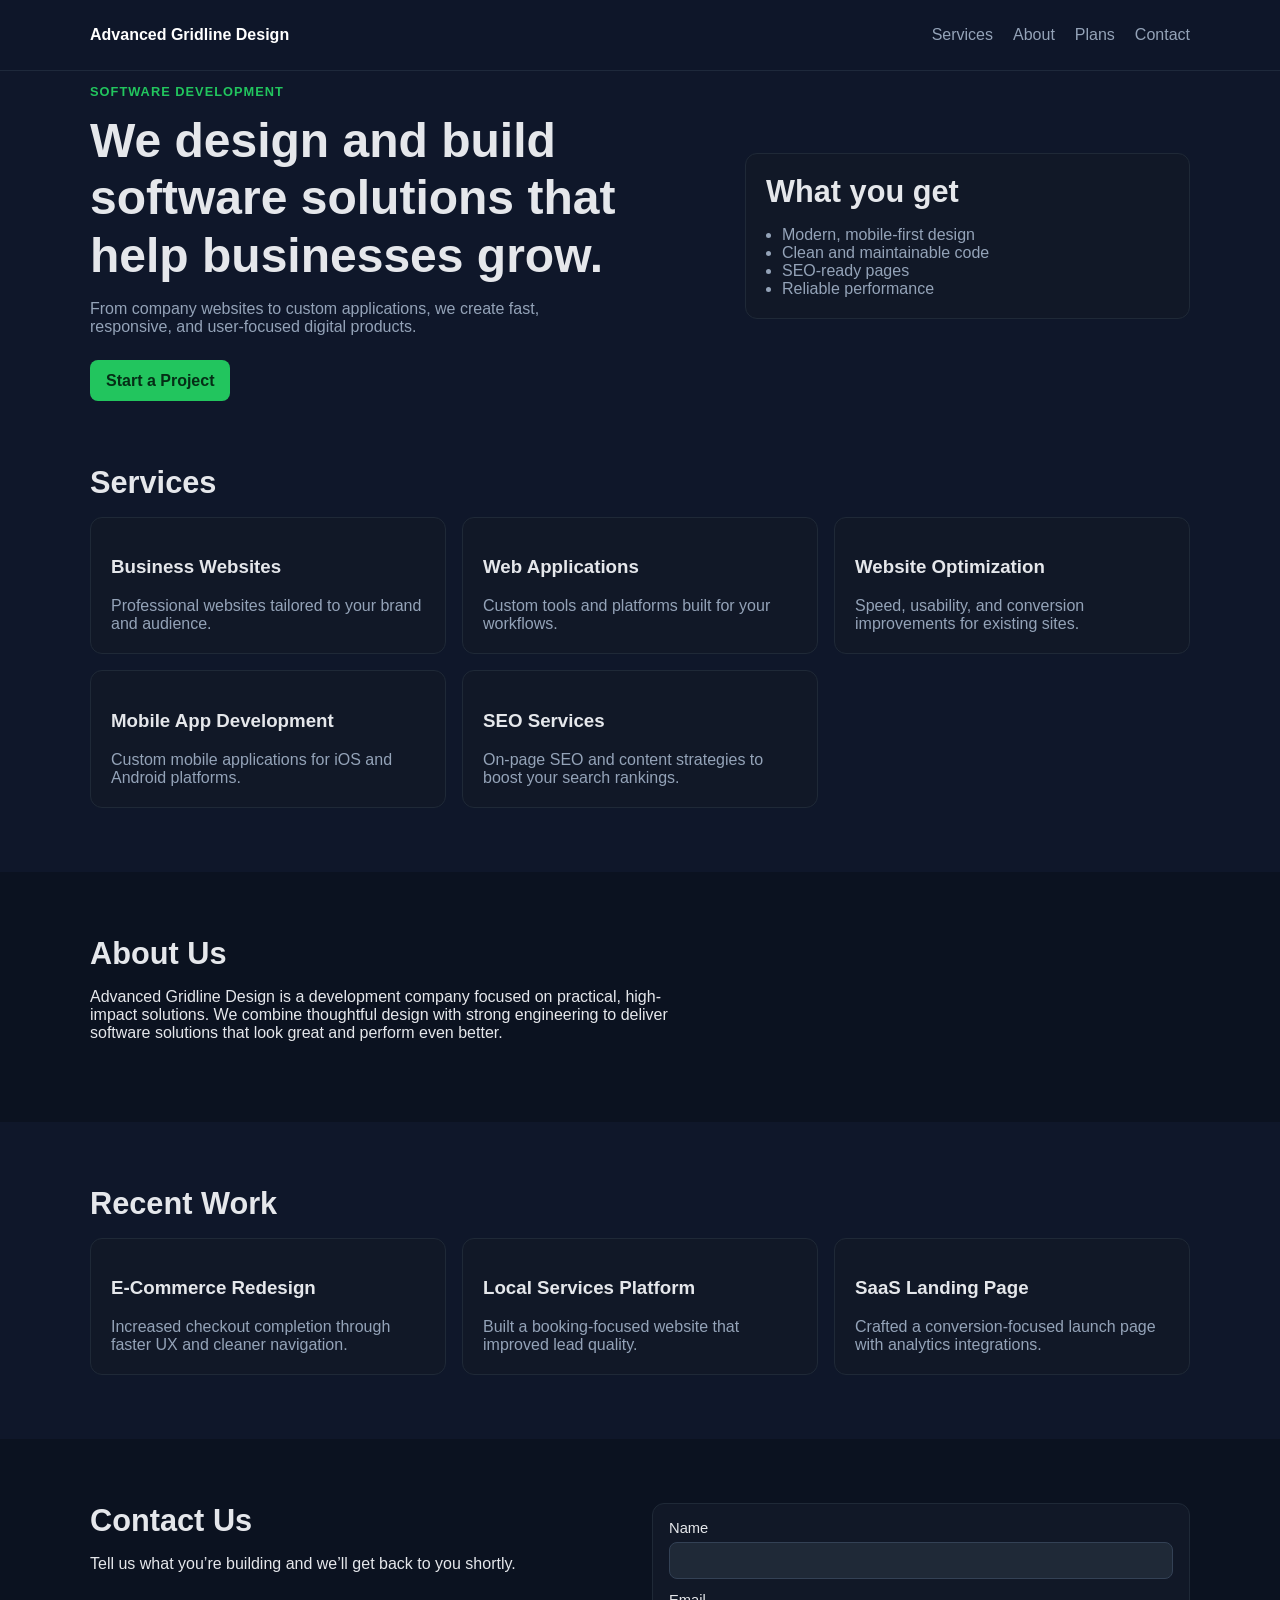
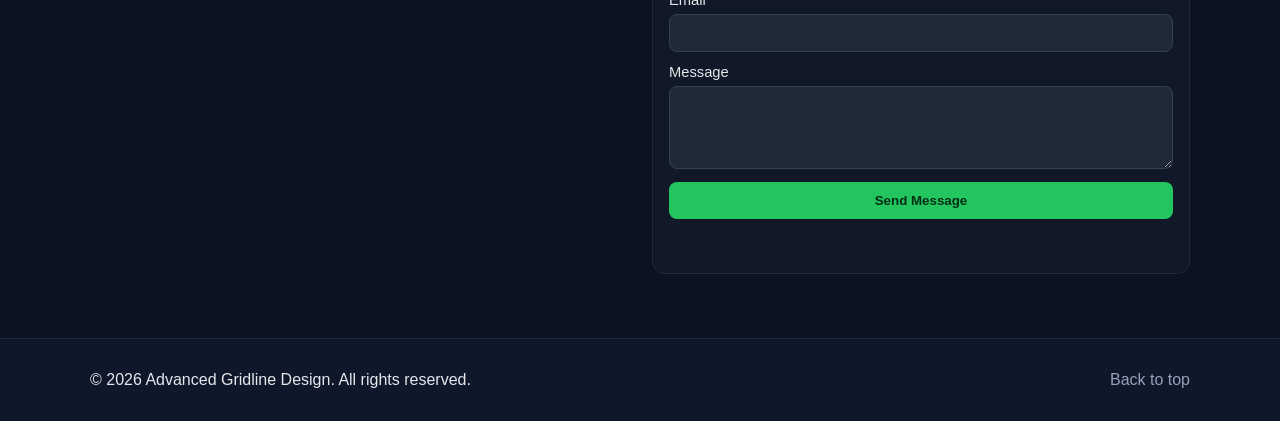
<file: index.html>
<!doctype html>
<html lang="en">
  <head>
    <meta charset="UTF-8" />
    <meta name="viewport" content="width=device-width, initial-scale=1.0" />
    <title>Advanced Gridline Design | Software Development</title>
    <meta
      name="description"
      content="Advanced Gridline Design builds fast, modern, and scalable applications for growing businesses."
    />
    <link rel="stylesheet" href="styles.css" />
  </head>
  <body>
    <header class="site-header">
      <div class="container nav-wrap">
        <a href="#home" class="logo">Advanced Gridline Design</a>
        <nav>
          <ul class="nav-links">
            <li><a href="services.html">Services</a></li>
            <li><a href="about.html">About</a></li>
            <li><a href="plans.html">Plans</a></li>
            <li><a href="contact.html">Contact</a></li>
          </ul>
        </nav>
      </div>
    </header>

    <main>
      <section id="home" class="hero">
        <div class="container hero-grid">
          <div>
            <p class="eyebrow">Software Development</p>
            <h1>We design and build software solutions that help businesses grow.</h1>
            <p class="lead">
              From company websites to custom applications, we create fast,
              responsive, and user-focused digital products.
            </p>
            <div class="hero-actions">
              <a href="#contact" class="btn btn-primary">Start a Project</a>
            </div>
          </div>
          <div class="hero-card">
            <h2>What you get</h2>
            <ul>
              <li>Modern, mobile-first design</li>
              <li>Clean and maintainable code</li>
              <li>SEO-ready pages</li>
              <li>Reliable performance</li>
            </ul>
          </div>
        </div>
      </section>

      <section id="services" class="section">
        <div class="container">
          <h2>Services</h2>
          <div class="cards">
            <article class="card">
              <h3>Business Websites</h3>
              <p>Professional websites tailored to your brand and audience.</p>
            </article>
            <article class="card">
              <h3>Web Applications</h3>
              <p>Custom tools and platforms built for your workflows.</p>
            </article>
            <article class="card">
              <h3>Website Optimization</h3>
              <p>
                Speed, usability, and conversion improvements for existing
                sites.
              </p>
            </article>
            <article class="card">
              <h3>Mobile App Development</h3>
              <p>
                Custom mobile applications for iOS and Android platforms.
              </p>
            </article>
            <article class="card">
              <h3>SEO Services</h3>
              <p>
                On-page SEO and content strategies to boost your search
                rankings.
              </p>
          </div>
        </div>
      </section>

      <section id="about" class="section section-muted">
        <div class="container two-col">
          <div>
            <h2>About Us</h2>
            <p>
              Advanced Gridline Design is a development company focused on
              practical, high-impact solutions. We combine thoughtful design
              with strong engineering to deliver software solutions that look great and
              perform even better.
            </p>
          </div>
        </div>
      </section>

      <section id="work" class="section">
        <div class="container">
          <h2>Recent Work</h2>
          <div class="cards">
            <article class="card">
              <h3>E‑Commerce Redesign</h3>
              <p>
                Increased checkout completion through faster UX and cleaner
                navigation.
              </p>
            </article>
            <article class="card">
              <h3>Local Services Platform</h3>
              <p>Built a booking-focused website that improved lead quality.</p>
            </article>
            <article class="card">
              <h3>SaaS Landing Page</h3>
              <p>
                Crafted a conversion-focused launch page with analytics
                integrations.
              </p>
            </article>
          </div>
        </div>
      </section>

      <section id="contact" class="section section-muted">
        <div class="container contact-wrap">
          <div>
            <h2>Contact Us</h2>
            <p>
              Tell us what you’re building and we’ll get back to you shortly.
            </p>
          </div>
          <form id="contactForm" class="contact-form">
            <label>
              Name
              <input type="text" name="name" aria-label="Name" required />
            </label>
            <label>
              Email
              <input type="email" name="email" aria-label="Email" required />
            </label>
            <label>
              Message
              <textarea
                name="message"
                rows="4"
                aria-label="Message"
                required
              ></textarea>
            </label>
            <button type="submit" class="btn btn-primary">Send Message</button>
            <p id="formMessage" class="form-message" aria-live="polite"></p>
          </form>
        </div>
      </section>
    </main>

    <footer class="site-footer">
      <div class="container footer-wrap">
        <p>
          © <span id="year"></span> Advanced Gridline Design. All rights
          reserved.
        </p>
        <a href="#home">Back to top</a>
      </div>
    </footer>

    <script src="script.js"></script>
  </body>
</html>
</file>
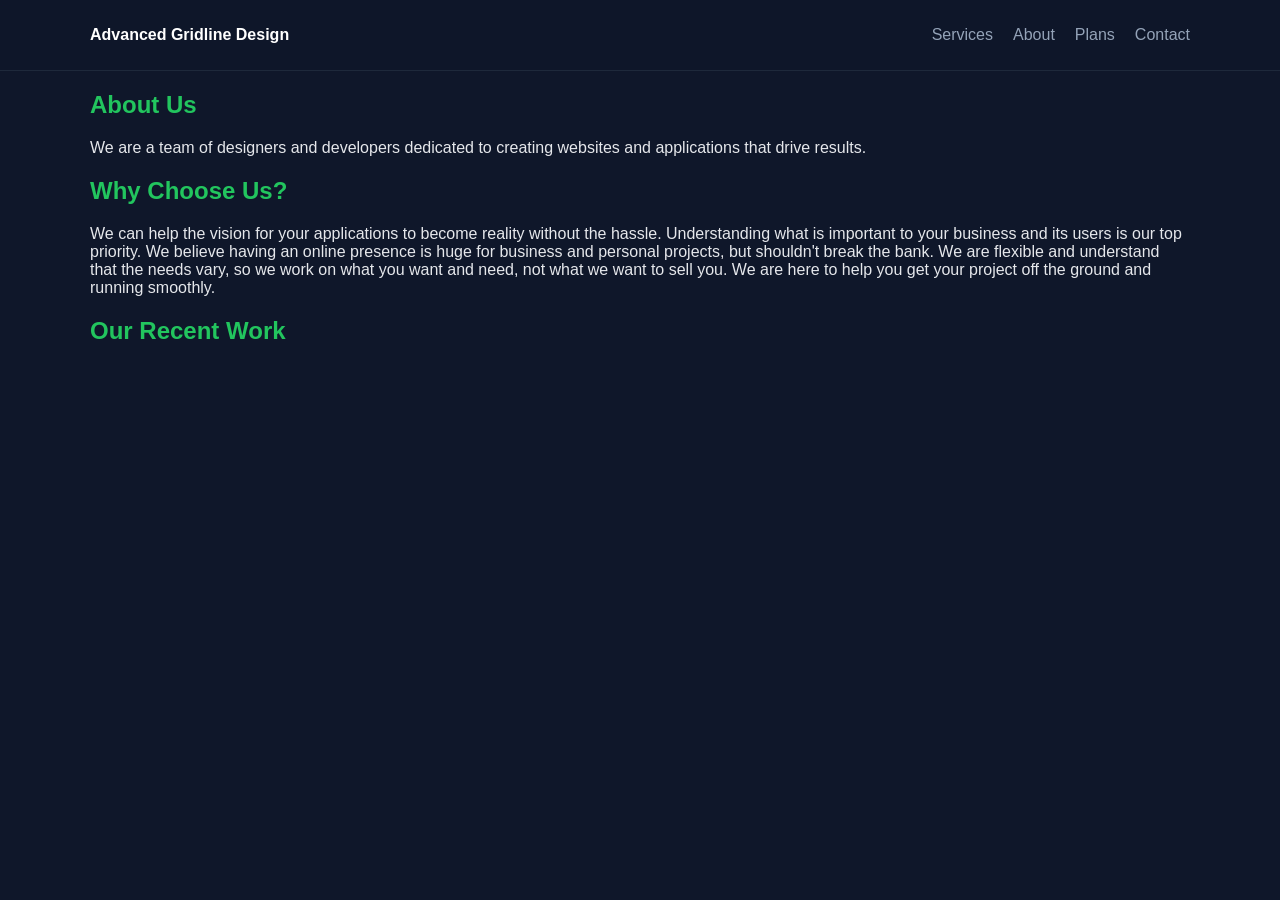
<file: about.html>
<!DOCTYPE html>
<html lang="en">
  <head>
    <meta charset="UTF-8" />
    <meta name="viewport" content="width=device-width, initial-scale=1.0" />
    <title>Advanced Gridline Design - About</title>
    <link rel="stylesheet" href="about.css" />
  </head>
  <body>
    <header class="site-header">
      <div class="container nav-wrap">
        <a href="#home" class="logo">Advanced Gridline Design</a>
        <nav>
          <ul class="nav-links">
            <li><a href="services.html">Services</a></li>
            <li><a href="about.html">About</a></li>
            <li><a href="plans.html">Plans</a></li>
            <li><a href="contact.html">Contact</a></li>
          </ul>
        </nav>
      </div>
    </header>

    <main id="home">
      <section id="about" class="section">
        <div class="container about-wrap">
          <h2>About Us</h2>
          <p>
            We are a team of designers and developers dedicated to
            creating websites and applications that drive results.
          </p>
          <h2> Why Choose Us?</h2>
          <p>We can help the vision for your applications to become reality without the hassle. Understanding what is important to your business and its users is our top priority. We believe having an online presence is huge for business and personal projects, but shouldn't break the bank. We are flexible and understand that the needs vary, so we work on what you want and need, not what we want to sell you. We are here to help you get your project off the ground and running smoothly. </p>
        </div>
      </section>

      <section id="work" class="section section-muted">
        <div class="container work-wrap">
          <h2>Our Recent Work</h2>
          <div class="cards-grid>
</file>
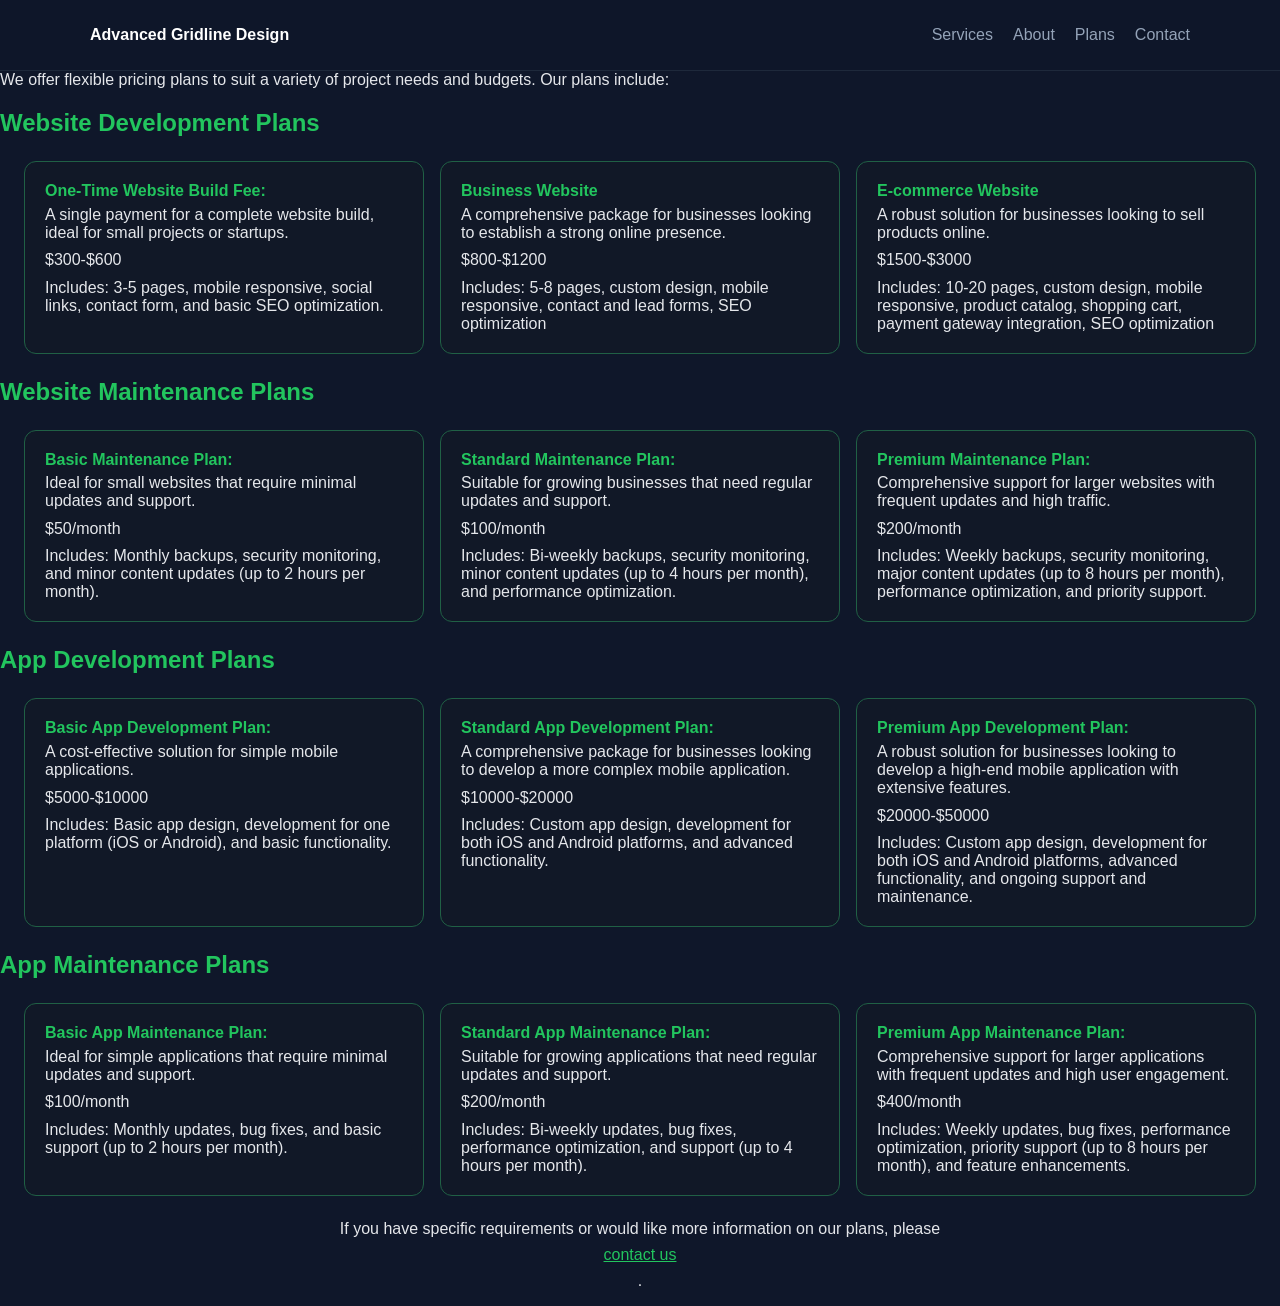
<file: plans.html>
<!doctype html>
<html lang="en">
  <head>
    <meta charset="UTF-8" />
    <meta name="viewport" content="width=device-width, initial-scale=1.0" />
    <title>Plans</title>
    <link rel="stylesheet" href="plans.css" />
  </head>
  <header class="site-header">
    <div class="container nav-wrap">
      <a href="#home" class="logo">Advanced Gridline Design</a>
      <nav>
        <ul class="nav-links">
          <li><a href="services.html">Services</a></li>
          <li><a href="about.html">About</a></li>
          <li><a href="plans.html">Plans</a></li>
          <li><a href="contact.html">Contact</a></li>
        </ul>
      </nav>
    </div>
  </header>
  <body>
    We offer flexible pricing plans to suit a variety of project needs and
    budgets. Our plans include:
    <h2>Website Development Plans</h2>
    <ul class="plans-list">
      <li class="card">
        <strong>One-Time Website Build Fee:</strong> A single payment for a
        complete website build, ideal for small projects or startups.
        <p>$300-$600</p>
        <p>
          Includes: 3-5 pages, mobile responsive, social links, contact form,
          and basic SEO optimization.
        </p>
      </li>
      <li class="card">
        <strong>Business Website</strong>A comprehensive package for businesses
        looking to establish a strong online presence.
        <p>$800-$1200</p>
        <p>
          Includes: 5-8 pages, custom design, mobile responsive, contact and
          lead forms, SEO optimization
        </p>
      </li>
      <li class="card">
        <strong>E-commerce Website</strong>A robust solution for businesses
        looking to sell products online.
        <p>$1500-$3000</p>
        <p>
          Includes: 10-20 pages, custom design, mobile responsive, product
          catalog, shopping cart, payment gateway integration, SEO optimization
        </p>
      </li>
    </ul>
    <h2>Website Maintenance Plans</h2>
    <ul class="maintenance-list">
      <li class="card">
        <strong>Basic Maintenance Plan:</strong> Ideal for small websites that
        require minimal updates and support.
        <p>$50/month</p>
        <p>
          Includes: Monthly backups, security monitoring, and minor content
          updates (up to 2 hours per month).
        </p>
      </li>
      <li class="card">
        <strong>Standard Maintenance Plan:</strong> Suitable for growing
        businesses that need regular updates and support.
        <p>$100/month</p>
        <p>
          Includes: Bi-weekly backups, security monitoring, minor content
          updates (up to 4 hours per month), and performance optimization.
        </p>
      </li>
      <li class="card">
        <strong>Premium Maintenance Plan:</strong> Comprehensive support for
        larger websites with frequent updates and high traffic.
        <p>$200/month</p>
        <p>
          Includes: Weekly backups, security monitoring, major content updates
          (up to 8 hours per month), performance optimization, and priority
          support.
        </p>
      </li>
    </ul>
    <h2>App Development Plans</h2>
    <ul class="app-plans-list">
      <li class="card">
        <strong>Basic App Development Plan:</strong> A cost-effective solution
        for simple mobile applications.
        <p>$5000-$10000</p>
        <p>
          Includes: Basic app design, development for one platform (iOS or
          Android), and basic functionality.
        </p>
      </li>
      <li class="card">
        <strong>Standard App Development Plan:</strong> A comprehensive package
        for businesses looking to develop a more complex mobile application.
        <p>$10000-$20000</p>
        <p>
          Includes: Custom app design, development for both iOS and Android
          platforms, and advanced functionality.
        </p>
      </li>
      <li class="card">
        <strong>Premium App Development Plan:</strong> A robust solution for
        businesses looking to develop a high-end mobile application with
        extensive features.
        <p>$20000-$50000</p>
        <p>
          Includes: Custom app design, development for both iOS and Android
          platforms, advanced functionality, and ongoing support and
          maintenance.
        </p>
      </li>
    </ul>
    <h2>App Maintenance Plans</h2>
    <ul class="app-maintenance-list">
      <li class="card">
        <strong>Basic App Maintenance Plan:</strong> Ideal for simple
        applications that require minimal updates and support.
        <p>$100/month</p>
        <p>
          Includes: Monthly updates, bug fixes, and basic support (up to 2 hours
          per month).
        </p>
      </li>
      <li class="card">
        <strong>Standard App Maintenance Plan:</strong> Suitable for growing
        applications that need regular updates and support.
        <p>$200/month</p>
        <p>
          Includes: Bi-weekly updates, bug fixes, performance optimization, and
          support (up to 4 hours per month).
        </p>
      </li>
      <li class="card">
        <strong>Premium App Maintenance Plan:</strong> Comprehensive support for
        larger applications with frequent updates and high user engagement.
        <p>$400/month</p>
        <p>
          Includes: Weekly updates, bug fixes, performance optimization,
          priority support (up to 8 hours per month), and feature enhancements.
        </p>
      </li>
    </ul>
    <p class="contact-info">
      If you have specific requirements or would like more information on our
      plans, please <a href="contact.html">contact us</a>.
    </p>
    <script src="script.js"></script>
  </body>
</html>
</file>
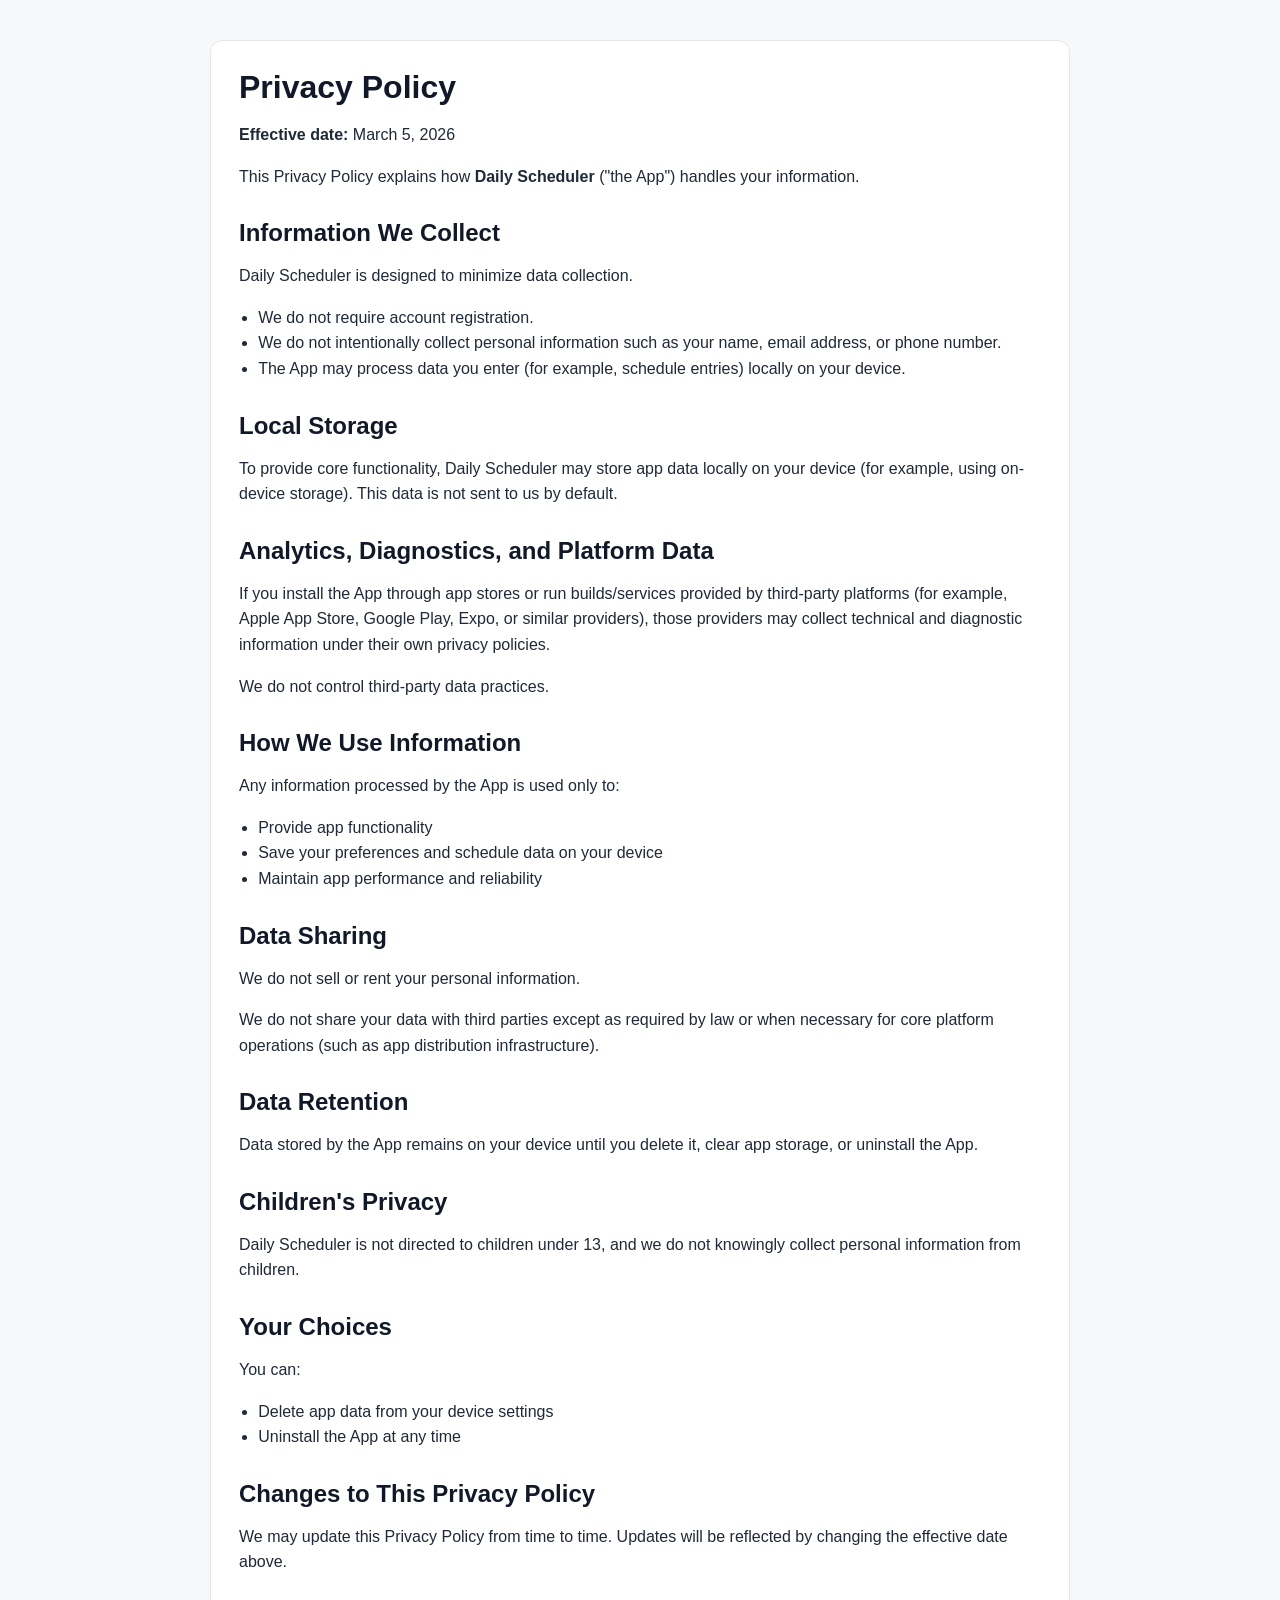
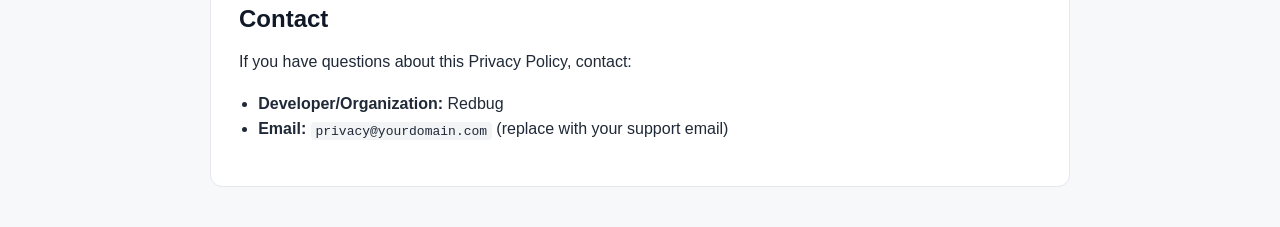
<file: privacy-policy.html>
<!doctype html>
<html lang="en">
  <head>
    <meta charset="utf-8" />
    <meta name="viewport" content="width=device-width, initial-scale=1" />
    <title>Daily Scheduler Privacy Policy</title>
    <style>
      body {
        margin: 0;
        background: #f7f8fa;
        color: #1f2937;
        font-family: "Segoe UI", Tahoma, Geneva, Verdana, sans-serif;
      }
      .container {
        max-width: 860px;
        margin: 40px auto;
        background: #ffffff;
        border: 1px solid #e5e7eb;
        border-radius: 12px;
        padding: 28px;
        box-sizing: border-box;
      }
      h1,
      h2 {
        color: #111827;
        margin-top: 1.25em;
        margin-bottom: 0.4em;
      }
      h1 {
        margin-top: 0;
        font-size: 2rem;
      }
      p,
      li {
        line-height: 1.6;
      }
      ul {
        padding-left: 1.2rem;
      }
      code {
        background: #f3f4f6;
        padding: 0.1rem 0.3rem;
        border-radius: 4px;
      }
      @media (max-width: 700px) {
        .container {
          margin: 16px;
          padding: 18px;
        }
        h1 {
          font-size: 1.7rem;
        }
      }
    </style>
  </head>
  <body>
    <main class="container">
      <h1>Privacy Policy</h1>
      <p><strong>Effective date:</strong> March 5, 2026</p>

      <p>
        This Privacy Policy explains how <strong>Daily Scheduler</strong> ("the
        App") handles your information.
      </p>

      <h2>Information We Collect</h2>
      <p>Daily Scheduler is designed to minimize data collection.</p>
      <ul>
        <li>We do not require account registration.</li>
        <li>
          We do not intentionally collect personal information such as your
          name, email address, or phone number.
        </li>
        <li>
          The App may process data you enter (for example, schedule entries)
          locally on your device.
        </li>
      </ul>

      <h2>Local Storage</h2>
      <p>
        To provide core functionality, Daily Scheduler may store app data
        locally on your device (for example, using on-device storage). This data
        is not sent to us by default.
      </p>

      <h2>Analytics, Diagnostics, and Platform Data</h2>
      <p>
        If you install the App through app stores or run builds/services
        provided by third-party platforms (for example, Apple App Store, Google
        Play, Expo, or similar providers), those providers may collect technical
        and diagnostic information under their own privacy policies.
      </p>
      <p>We do not control third-party data practices.</p>

      <h2>How We Use Information</h2>
      <p>Any information processed by the App is used only to:</p>
      <ul>
        <li>Provide app functionality</li>
        <li>Save your preferences and schedule data on your device</li>
        <li>Maintain app performance and reliability</li>
      </ul>

      <h2>Data Sharing</h2>
      <p>We do not sell or rent your personal information.</p>
      <p>
        We do not share your data with third parties except as required by law
        or when necessary for core platform operations (such as app distribution
        infrastructure).
      </p>

      <h2>Data Retention</h2>
      <p>
        Data stored by the App remains on your device until you delete it, clear
        app storage, or uninstall the App.
      </p>

      <h2>Children's Privacy</h2>
      <p>
        Daily Scheduler is not directed to children under 13, and we do not
        knowingly collect personal information from children.
      </p>

      <h2>Your Choices</h2>
      <p>You can:</p>
      <ul>
        <li>Delete app data from your device settings</li>
        <li>Uninstall the App at any time</li>
      </ul>

      <h2>Changes to This Privacy Policy</h2>
      <p>
        We may update this Privacy Policy from time to time. Updates will be
        reflected by changing the effective date above.
      </p>

      <h2>Contact</h2>
      <p>If you have questions about this Privacy Policy, contact:</p>
      <ul>
        <li><strong>Developer/Organization:</strong> Redbug</li>
        <li>
          <strong>Email:</strong> <code>privacy@yourdomain.com</code> (replace
          with your support email)
        </li>
      </ul>
    </main>
  </body>
</html>
</file>
<file: styles.css>
:root {
  --bg: #0f172a;
  --surface: #111827;
  --surface-soft: #1f2937;
  --text: #e5e7eb;
  --muted: #94a3b8;
  --primary: #22c55e;
  --primary-hover: #16a34a;
  --white: #ffffff;
  --container: 1100px;
  --radius: 12px;
}

* {
  box-sizing: border-box;
}

html,
body {
  margin: 0;
  padding: 0;
  font-family: "Segoe UI", Tahoma, Geneva, Verdana, sans-serif;
  background: var(--bg);
  color: var(--text);
  scroll-behavior: smooth;
}

.container {
  width: min(100% - 2rem, var(--container));
  margin-inline: auto;
}

.site-header {
  position: sticky;
  top: 0;
  z-index: 10;
  background: rgba(15, 23, 42, 0.9);
  border-bottom: 1px solid #1e293b;
  backdrop-filter: blur(6px);
}

.nav-wrap {
  display: flex;
  justify-content: space-between;
  align-items: center;
  min-height: 70px;
}

.logo {
  color: var(--white);
  text-decoration: none;
  font-weight: 700;
}

.nav-links {
  display: flex;
  gap: 1.25rem;
  list-style: none;
  margin: 0;
  padding: 0;
}

:root {
  --bg: #0f172a;
  --surface: #111827;
  --surface-soft: #1f2937;
  --text: #e5e7eb;
  --muted: #94a3b8;
  --primary: #22c55e;
  --primary-hover: #16a34a;
  --white: #ffffff;
  --container: 1100px;
  --radius: 12px;
}

* {
  box-sizing: border-box;
}

html,
body {
  margin: 0;
  padding: 0;
  font-family: "Segoe UI", Tahoma, Geneva, Verdana, sans-serif;
  background: var(--bg);
  color: var(--text);
  scroll-behavior: smooth;
}

.container {
  width: min(100% - 2rem, var(--container));
  margin-inline: auto;
}

.site-header {
  position: sticky;
  top: 0;
  z-index: 10;
  background: rgba(15, 23, 42, 0.9);
  border-bottom: 1px solid #1e293b;
  backdrop-filter: blur(6px);
}

.nav-wrap {
  display: flex;
  justify-content: space-between;
  align-items: center;
  min-height: 70px;
}

.logo {
  color: var(--white);
  text-decoration: none;
  font-weight: 700;
}

.nav-links {
  display: flex;
  gap: 1.25rem;
  list-style: none;
  margin: 0;
  padding: 0;
}

.nav-links a {
  color: var(--muted);
  text-decoration: none;
  font-weight: 500;
}

.nav-links a:hover {
  color: var(--white);
}

.hero-grid {
  display: grid;
  grid-template-columns: 1.4fr 1fr;
  gap: 2rem;
  align-items: center;
}

.eyebrow {
  color: var(--primary);
  font-weight: 600;
  text-transform: uppercase;
  letter-spacing: 0.08em;
  font-size: 0.8rem;
}

h1 {
  font-size: clamp(2rem, 4vw, 3rem);
  line-height: 1.2;
  margin: 0.6rem 0;
}

h2 {
  font-size: clamp(1.4rem, 2.4vw, 2rem);
  margin: 0 0 1rem;
}

.lead {
  color: var(--muted);
  max-width: 56ch;
}

.hero-actions {
  display: flex;
  gap: 0.8rem;
  margin-top: 1.5rem;
}

.btn {
  border: 0;
  border-radius: 8px;
  padding: 0.7rem 1rem;
  text-decoration: none;
  font-weight: 600;
  cursor: pointer;
  display: inline-block;
}

.btn-primary {
  background: var(--primary);
  color: #052e16;
}

.btn-primary:hover {
  background: var(--primary-hover);
  color: #dcfce7;
}

.btn-secondary {
  border: 1px solid #334155;
  color: var(--text);
  background: transparent;
}

.btn-secondary:hover {
  background: #1e293b;
}

.hero-card,
.card,
.contact-form,
.stat {
  background: var(--surface);
  border: 1px solid #1f2937;
  border-radius: var(--radius);
}

.hero-card {
  padding: 1.25rem;
}

.hero-card ul {
  margin: 0;
  padding-left: 1rem;
  color: var(--muted);
}

.section {
  padding: 4rem 0;
}

.section-muted {
  background: #0b1220;
}

.cards {
  display: grid;
  grid-template-columns: repeat(3, minmax(0, 1fr));
  gap: 1rem;
}

.card {
  padding: 1.25rem;
}

.card p {
  color: var(--muted);
  margin: 0;
}

.two-col {
  display: grid;
  grid-template-columns: 1.3fr 1fr;
  gap: 1.5rem;
  align-items: start;
}

.stats {
  display: grid;
  gap: 1rem;
}

.stat {
  padding: 1rem;
  display: flex;
  justify-content: space-between;
  align-items: center;
}

.stat strong {
  font-size: 1.2rem;
}

.stat span {
  color: var(--muted);
}

.contact-wrap {
  display: grid;
  grid-template-columns: 1fr 1fr;
  gap: 1.5rem;
}

.contact-form {
  padding: 1rem;
  display: grid;
  gap: 0.8rem;
}

.contact-form label {
  display: grid;
  gap: 0.35rem;
  font-size: 0.92rem;
}

input,
textarea {
  width: 100%;
  border: 1px solid #334155;
  border-radius: 8px;
  background: var(--surface-soft);
  color: var(--text);
  padding: 0.65rem;
}

.form-message {
  margin: 0.4rem 0 0;
  color: var(--muted);
  min-height: 1.2rem;
}

.site-footer {
  border-top: 1px solid #1e293b;
  padding: 1rem 0;
}

.footer-wrap {
  display: flex;
  justify-content: space-between;
  gap: 1rem;
  align-items: center;
}

.footer-wrap a {
  color: var(--muted);
  text-decoration: none;
}

@media (max-width: 900px) {
  .hero-grid,
  .two-col,
  .contact-wrap,
  .cards {
    grid-template-columns: 1fr;
  }

  .nav-wrap {
    flex-direction: column;
    justify-content: center;
    gap: 0.7rem;
    padding: 0.8rem 0;
  }
}
</file>
<file: about.css>
:root {
  --bg: #0f172a;
  --surface: #111827;
  --surface-soft: #1f2937;
  --text: #e5e7eb;
  --muted: #94a3b8;
  --primary: #22c55e;
  --primary-hover: #16a34a;
  --white: #ffffff;
  --container: 1100px;
  --radius: 12px;
}

* {
  box-sizing: border-box;
}

html,
body {
  margin: 0;
  padding: 0;
  font-family: "Segoe UI", Tahoma, Geneva, Verdana, sans-serif;
  background: var(--bg);
  color: var(--text);
  scroll-behavior: smooth;
}

.container {
  width: min(100% - 2rem, var(--container));
  margin-inline: auto;
}

.site-header {
  position: sticky;
  top: 0;
  z-index: 10;
  background: rgba(15, 23, 42, 0.9);
  border-bottom: 1px solid #1e293b;
  backdrop-filter: blur(6px);
}

.nav-wrap {
  display: flex;
  justify-content: space-between;
  align-items: center;
  min-height: 70px;
}

.logo {
  color: var(--white);
  text-decoration: none;
  font-weight: 700;
}

.nav-links {
  display: flex;
  gap: 1.25rem;
  list-style: none;
  margin: 0;
  padding: 0;
}

.nav-links a {
  color: var(--muted);
  text-decoration: none;
  font-weight: 500;
}

.nav-links a:hover {
  color: var(--primary);
}

h2 {
  color: var(--primary);
}

p a,
.logo:hover {
  color: var(--primary);
}

.card {
  padding: 1.25rem;
  border-radius: var(--radius);
  border: 1px solid color-mix(in srgb, var(--primary) 35%, var(--surface-soft));
  margin-bottom: 1.5rem;
}
</file>
<file: plans.css>
:root {
  --bg: #0f172a;
  --surface: #111827;
  --surface-soft: #1f2937;
  --text: #e5e7eb;
  --muted: #94a3b8;
  --primary: #22c55e;
  --primary-hover: #16a34a;
  --white: #ffffff;
  --container: 1100px;
  --radius: 12px;
}

* {
  box-sizing: border-box;
}

html,
body {
  margin: 0;
  padding: 0;
  font-family: "Segoe UI", Tahoma, Geneva, Verdana, sans-serif;
  background: var(--bg);
  color: var(--text);
  scroll-behavior: smooth;
}

.container {
  width: min(100% - 2rem, var(--container));
  margin-inline: auto;
}

.site-header {
  position: sticky;
  top: 0;
  z-index: 10;
  background: rgba(15, 23, 42, 0.9);
  border-bottom: 1px solid #1e293b;
  backdrop-filter: blur(6px);
}

.nav-wrap {
  display: flex;
  justify-content: space-between;
  align-items: center;
  min-height: 70px;
}

.logo {
  color: var(--white);
  text-decoration: none;
  font-weight: 700;
}

.nav-links {
  display: flex;
  gap: 1.25rem;
  list-style: none;
  margin: 0;
  padding: 0;
}

.nav-links a {
  color: var(--muted);
  text-decoration: none;
  font-weight: 500;
}

.nav-links a:hover {
  color: var(--primary);
}

h2,
strong,
a,
.logo:hover {
  color: var(--primary);
}

.plans-list,
.maintenance-list,
.app-plans-list,
.app-maintenance-list {
  list-style: none;
  margin: 1.5rem;
  padding: 0;
  display: grid;
  gap: 1rem;
  grid-template-columns: repeat(auto-fit, minmax(240px, 1fr));
}

.card {
  padding: 1.25rem;
  border-radius: var(--radius);
  border: 1px solid color-mix(in srgb, var(--primary) 35%, var(--surface-soft));
  background: var(--surface);
  margin-bottom: 0;
  display: flex;
  flex-direction: column;
  justify-content: flex-start;
  gap: 0.35rem;
}

.card p {
  margin: 0.25rem 0 0;
}
.contact-info {
  display: flex;
  flex-direction: column;
  gap: 0.5rem;
  align-items: center;
}
</file>
